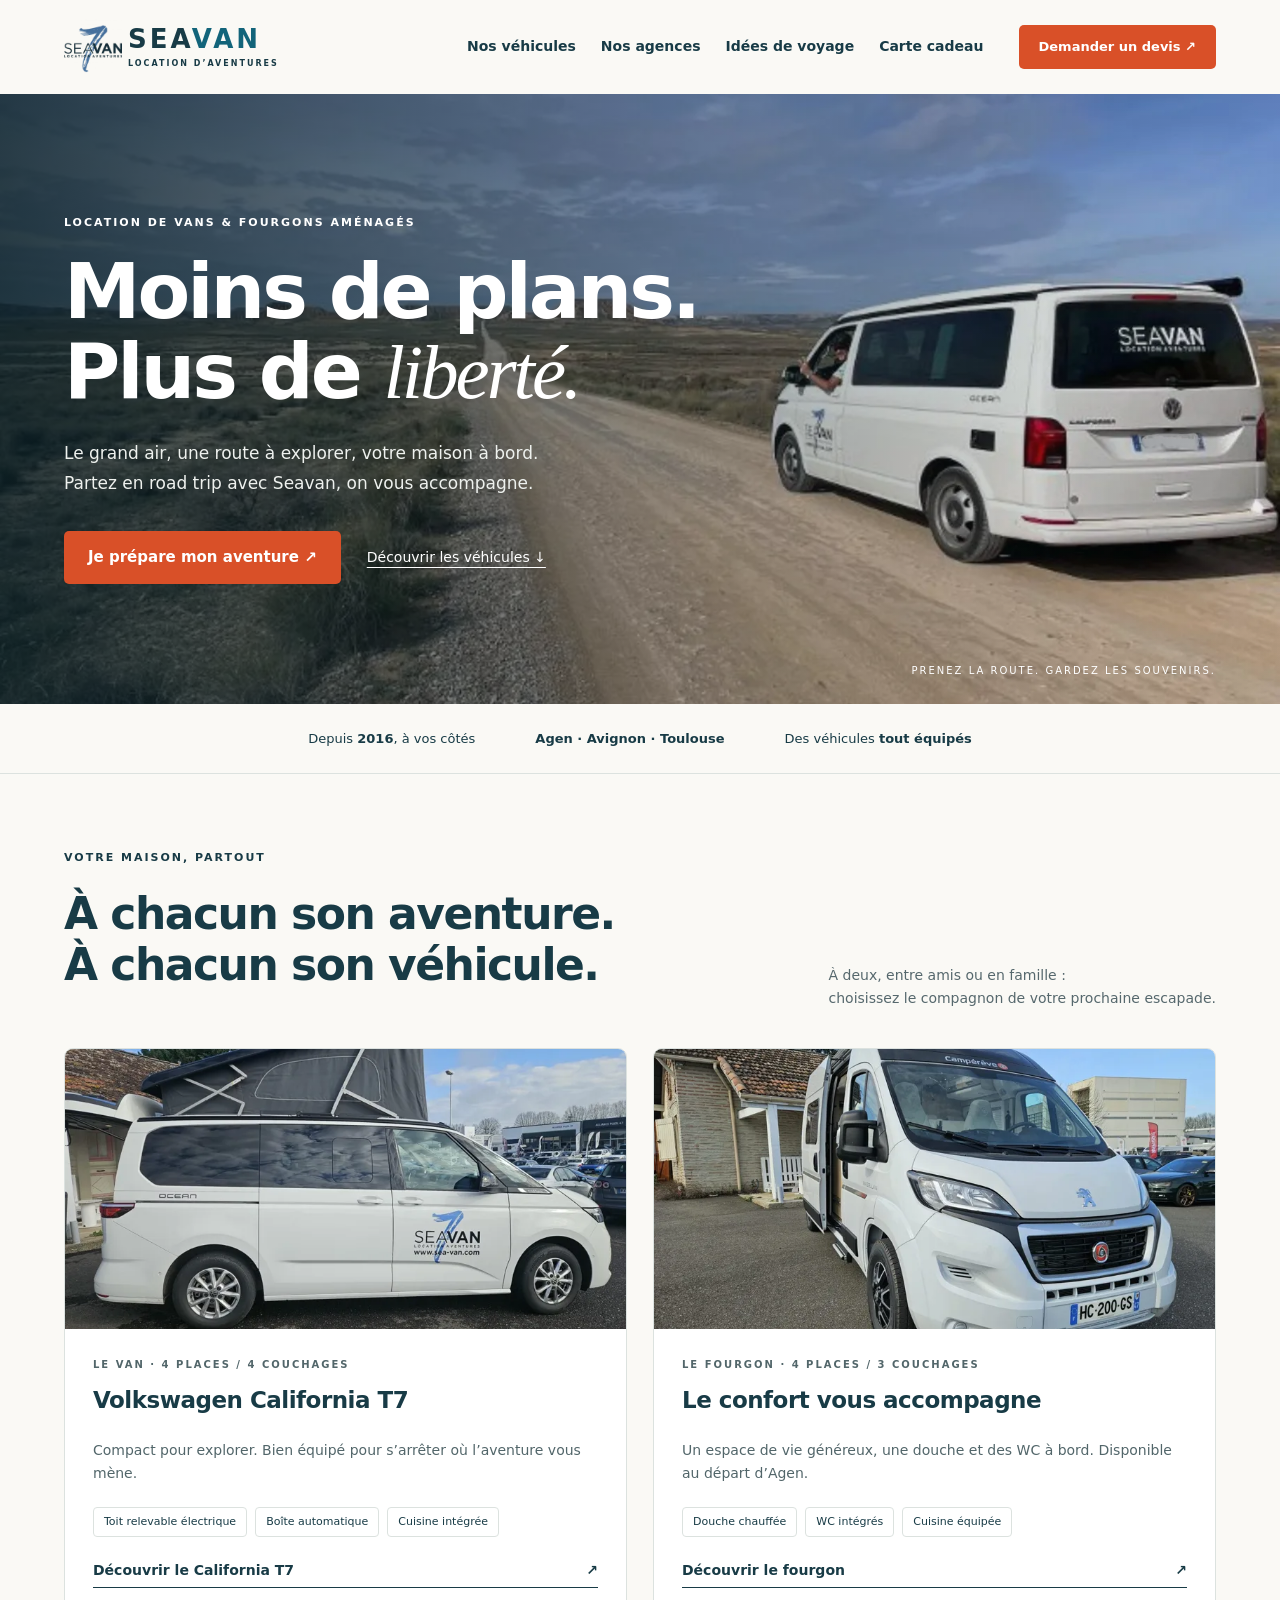
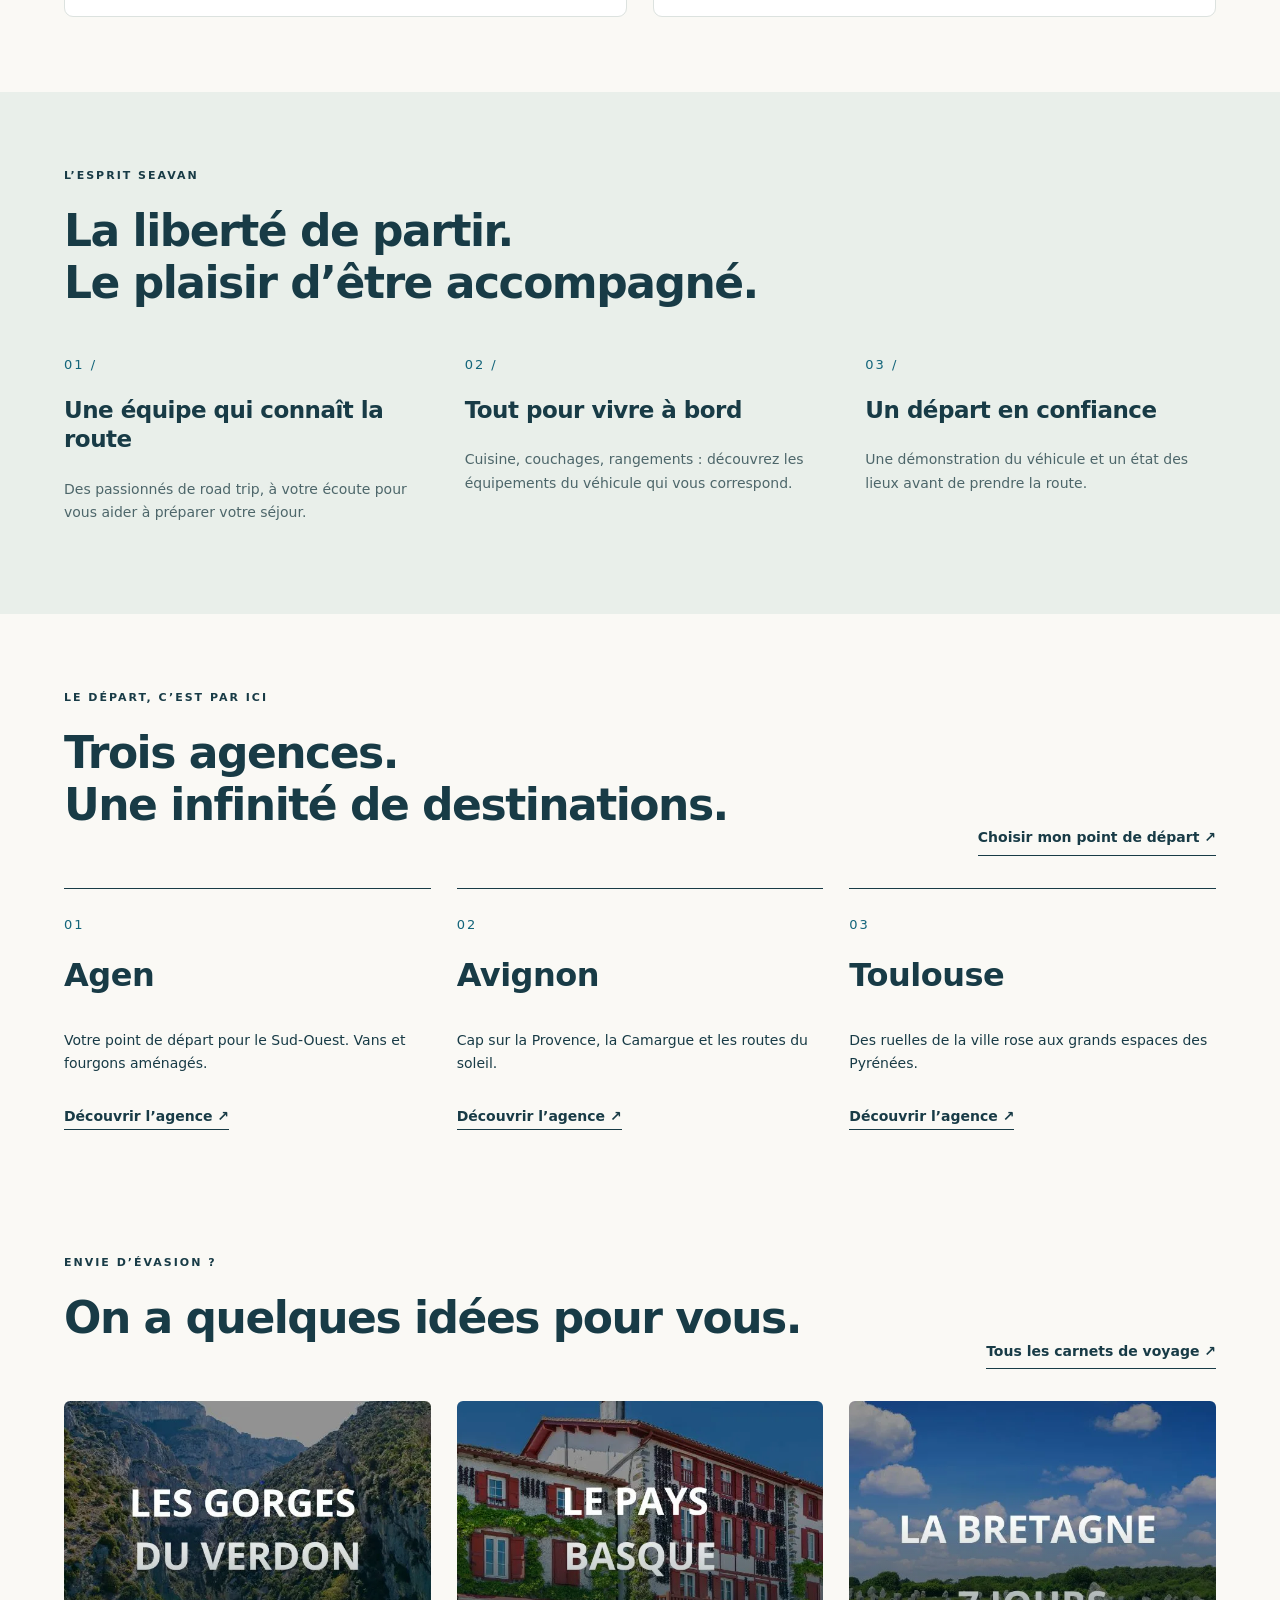
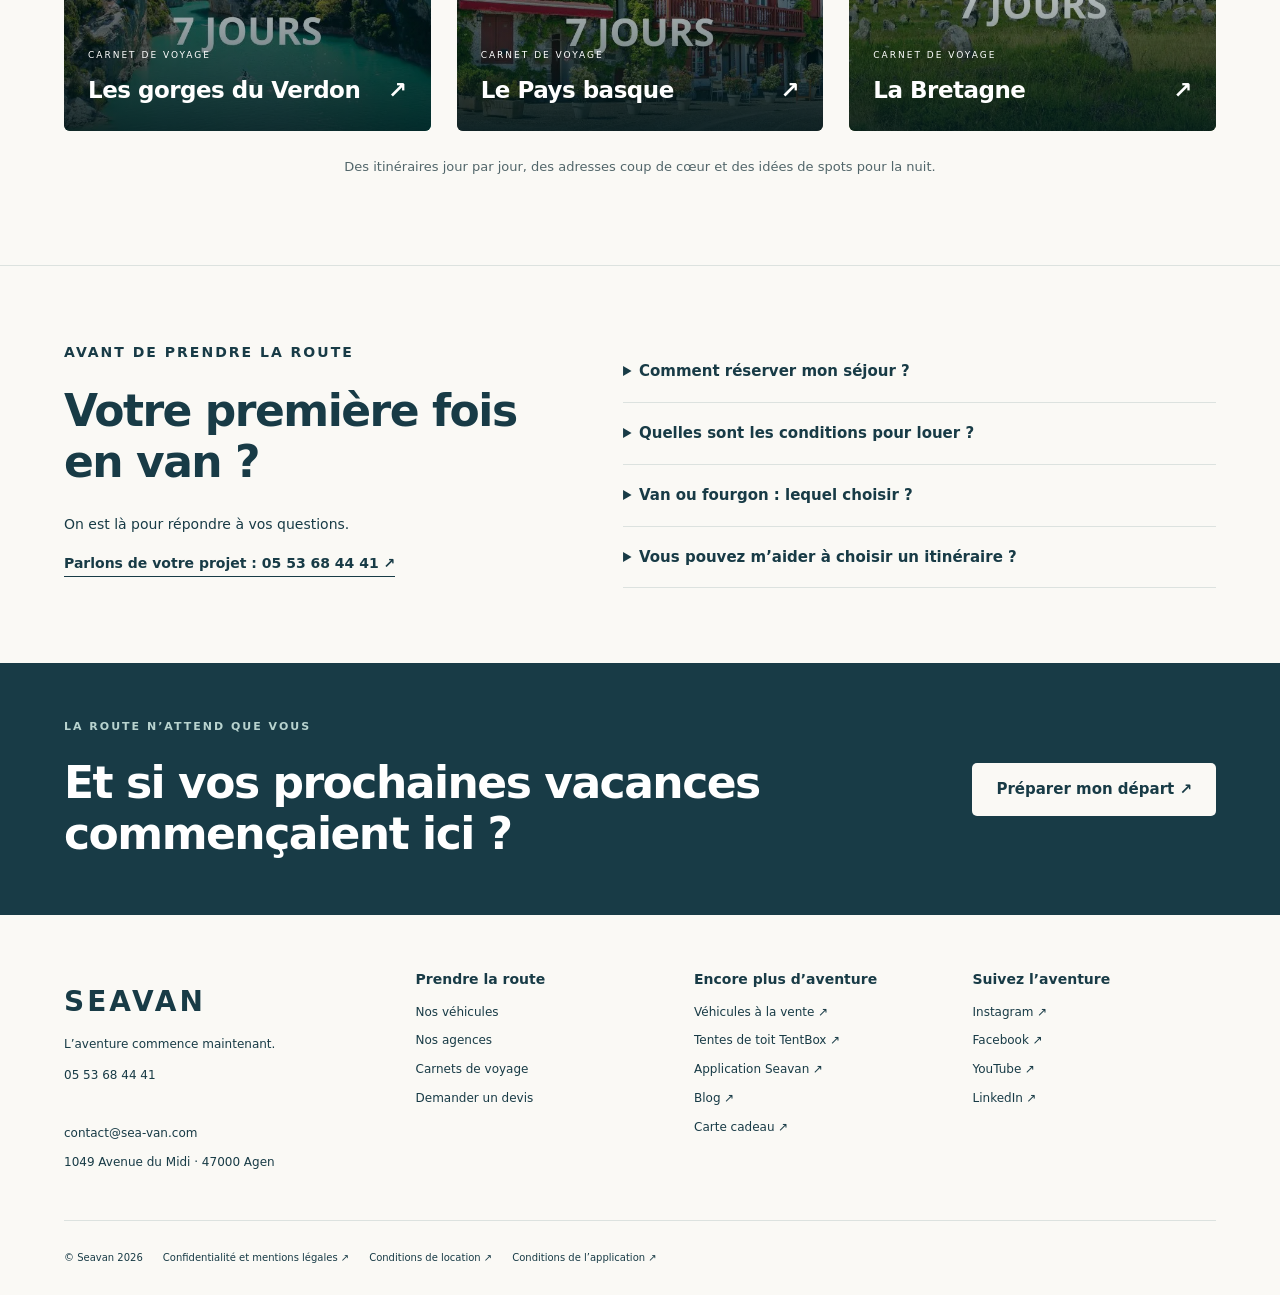
<file: index.html>
<!doctype html>
<html lang="fr"><head><meta charset="utf-8"><meta name="viewport" content="width=device-width, initial-scale=1"><title>Location de vans aménagés · L’aventure commence ici | Seavan</title><meta name="description" content="Location de vans aménagés à Agen, Avignon et Toulouse. Découvrez les véhicules Seavan et préparez votre prochain road trip."><link rel="stylesheet" href="styles.css"></head><body><a class="skip" href="#main">Aller au contenu</a><header><a class="brand" href="index.html" aria-label="Seavan, accueil"><img src="assets/logo.webp" alt="Seavan" width="58" height="58"><span>SEA<span class="blue">VAN</span><small>LOCATION D’AVENTURES</small></span></a><nav aria-label="Navigation principale"><a href="vehicules.html">Nos véhicules</a><a href="agences.html">Nos agences</a><a href="voyages.html">Idées de voyage</a><a href="https://sea-van.com/carte-cadeau-van-amenage/">Carte cadeau</a></nav><a class="button small" href="reservation.html">Demander un devis ↗</a></header><main id="main"><section class="hero"><img class="hero-photo" src="assets/hero.webp" width="1600" height="900" fetchpriority="high" alt="Un van Seavan sur une route au milieu des grands espaces"><div class="hero-content"><p class="eyebrow">LOCATION DE VANS & FOURGONS AMÉNAGÉS</p><h1>Moins de plans.<br>Plus de <em>liberté.</em></h1><p>Le grand air, une route à explorer, votre maison à bord.<br>Partez en road trip avec Seavan, on vous accompagne.</p><div class="actions"><a class="button" href="reservation.html">Je prépare mon aventure ↗</a><a class="hero-link" href="#vehicules">Découvrir les véhicules ↓</a></div></div><div class="hero-caption">PRENEZ LA ROUTE. GARDEZ LES SOUVENIRS.</div></section><div class="trust"><span>Depuis <strong>2016</strong>, à vos côtés</span><span><strong>Agen · Avignon · Toulouse</strong></span><span>Des véhicules <strong>tout équipés</strong></span></div><section class="section" id="vehicules"><div class="section-head"><div><p class="eyebrow">VOTRE MAISON, PARTOUT</p><h2>À chacun son aventure.<br>À chacun son véhicule.</h2></div><p>À deux, entre amis ou en famille :<br>choisissez le compagnon de votre prochaine escapade.</p></div><div class="grid two"><article class="card"><img src="assets/california.webp" alt="Volkswagen California T7 Seavan avec son toit relevé" width="800" height="600" loading="lazy" decoding="async"><div class="cardbody"><p class="eyebrow">LE VAN · 4 PLACES / 4 COUCHAGES</p><h3>Volkswagen California T7</h3><p>Compact pour explorer. Bien équipé pour s’arrêter où l’aventure vous mène.</p><ul class="chips"><li>Toit relevable électrique</li><li>Boîte automatique</li><li>Cuisine intégrée</li></ul><a class="textlink" href="california.html">Découvrir le California T7 <span>↗</span></a></div></article><article class="card"><img src="assets/fourgon.webp" alt="Fourgon aménagé Seavan" width="800" height="600" loading="lazy" decoding="async"><div class="cardbody"><p class="eyebrow">LE FOURGON · 4 PLACES / 3 COUCHAGES</p><h3>Le confort vous accompagne</h3><p>Un espace de vie généreux, une douche et des WC à bord. Disponible au départ d’Agen.</p><ul class="chips"><li>Douche chauffée</li><li>WC intégrés</li><li>Cuisine équipée</li></ul><a class="textlink" href="fourgon.html">Découvrir le fourgon <span>↗</span></a></div></article></div></section><section class="why section"><p class="eyebrow">L’ESPRIT SEAVAN</p><h2>La liberté de partir.<br>Le plaisir d’être accompagné.</h2><div class="grid three"><article><span class="number">01 /</span><h3>Une équipe qui connaît la route</h3><p>Des passionnés de road trip, à votre écoute pour vous aider à préparer votre séjour.</p></article><article><span class="number">02 /</span><h3>Tout pour vivre à bord</h3><p>Cuisine, couchages, rangements : découvrez les équipements du véhicule qui vous correspond.</p></article><article><span class="number">03 /</span><h3>Un départ en confiance</h3><p>Une démonstration du véhicule et un état des lieux avant de prendre la route.</p></article></div></section><section class="section"><div class="section-head"><div><p class="eyebrow">LE DÉPART, C’EST PAR ICI</p><h2>Trois agences.<br>Une infinité de destinations.</h2></div><a class="textlink" href="agences.html">Choisir mon point de départ ↗</a></div><div class="grid three"><article class="agency"><span class="number">01</span><h3>Agen</h3><p>Votre point de départ pour le Sud-Ouest. Vans et fourgons aménagés.</p><a class="textlink" href="https://sea-van.com/location-de-van-amenage-agen/">Découvrir l’agence ↗</a></article><article class="agency"><span class="number">02</span><h3>Avignon</h3><p>Cap sur la Provence, la Camargue et les routes du soleil.</p><a class="textlink" href="https://sea-van.com/location-de-van-amenage-avignon/">Découvrir l’agence ↗</a></article><article class="agency"><span class="number">03</span><h3>Toulouse</h3><p>Des ruelles de la ville rose aux grands espaces des Pyrénées.</p><a class="textlink" href="https://sea-van.com/location-de-van-amenage-toulouse/">Découvrir l’agence ↗</a></article></div></section><section class="section travel"><div class="section-head"><div><p class="eyebrow">ENVIE D’ÉVASION ?</p><h2>On a quelques idées pour vous.</h2></div><a class="textlink" href="voyages.html">Tous les carnets de voyage ↗</a></div><div class="grid three"><a class="trip" href="https://sea-van.com/les-gorges-du-verdon/"><img src="assets/verdon.webp" alt="Les gorges du Verdon" width="800" height="600" loading="lazy" decoding="async"><div><small>CARNET DE VOYAGE</small><h3>Les gorges du Verdon <span>↗</span></h3></div></a><a class="trip" href="https://sea-van.com/le-pays-basque-en-van-amenage/"><img src="assets/basque.webp" alt="Le Pays basque" width="800" height="600" loading="lazy" decoding="async"><div><small>CARNET DE VOYAGE</small><h3>Le Pays basque <span>↗</span></h3></div></a><a class="trip" href="https://sea-van.com/la-bretagne/"><img src="assets/bretagne.webp" alt="La Bretagne" width="800" height="600" loading="lazy" decoding="async"><div><small>CARNET DE VOYAGE</small><h3>La Bretagne <span>↗</span></h3></div></a></div><p class="travel-note">Des itinéraires jour par jour, des adresses coup de cœur et des idées de spots pour la nuit.</p></section><section class="section faq"><div><p class="eyebrow">AVANT DE PRENDRE LA ROUTE</p><h2>Votre première fois en van ?</h2><p>On est là pour répondre à vos questions.</p><a class="textlink" href="tel:+33553684441">Parlons de votre projet : 05 53 68 44 41 ↗</a></div><div><details><summary>Comment réserver mon séjour ?</summary><p>Demandez un devis, puis confirmez votre réservation avec un acompte de 30 %. Le solde et la caution sont à préparer avant votre départ.</p></details><details><summary>Quelles sont les conditions pour louer ?</summary><p>Les pages véhicules indiquent un âge minimum de 23 ans et deux ans de permis. Une caution par empreinte bancaire est demandée. Consultez les conditions de location pour les détails.</p></details><details><summary>Van ou fourgon : lequel choisir ?</summary><p>Le California T7 propose quatre couchages et un toit relevable. Le fourgon propose trois couchages, une douche chauffée et des WC, au départ d’Agen.</p></details><details><summary>Vous pouvez m’aider à choisir un itinéraire ?</summary><p>Oui ! Découvrez les carnets de voyage Seavan et leurs itinéraires, disponibles en PDF et sur l’application.</p></details></div></section></main><section class="closing"><div><p class="eyebrow">LA ROUTE N’ATTEND QUE VOUS</p><h2>Et si vos prochaines vacances<br>commençaient ici ?</h2></div><a class="button light" href="reservation.html">Préparer mon départ ↗</a></section><footer><div><a class="wordmark" href="index.html">SEAVAN</a><p>L’aventure commence maintenant.</p><a href="tel:+33553684441">05 53 68 44 41</a><br><a href="mailto:contact@sea-van.com">contact@sea-van.com</a><p>1049 Avenue du Midi · 47000 Agen</p></div><div><h3>Prendre la route</h3><a href="vehicules.html">Nos véhicules</a><a href="agences.html">Nos agences</a><a href="voyages.html">Carnets de voyage</a><a href="reservation.html">Demander un devis</a></div><div><h3>Encore plus d’aventure</h3><a href="https://sea-van.com/nos-vehicules-a-la-vente/">Véhicules à la vente ↗</a><a href="https://sea-van.com/tentbox-tentes-de-toit/">Tentes de toit TentBox ↗</a><a href="https://sea-van.com/application-seavan-location/">Application Seavan ↗</a><a href="https://sea-van.com/blog-seavan/">Blog ↗</a><a href="https://sea-van.com/carte-cadeau-van-amenage/">Carte cadeau ↗</a></div><div><h3>Suivez l’aventure</h3><a href="https://www.instagram.com/seavan_location/">Instagram ↗</a><a href="https://www.facebook.com/SeaVan.Location/">Facebook ↗</a><a href="https://www.youtube.com/@seavan9648">YouTube ↗</a><a href="https://www.linkedin.com/company/83088787">LinkedIn ↗</a></div><div class="legal">© Seavan 2026 <a href="https://sea-van.com/politique-de-confidentialite-et-mentions-legales/">Confidentialité et mentions légales ↗</a><a href="https://sea-van.com/wp-content/uploads/2025/03/CGL-MYVAN.pdf">Conditions de location ↗</a><a href="https://sea-van.com/cgu/">Conditions de l’application ↗</a></div></footer></body></html>
</file>
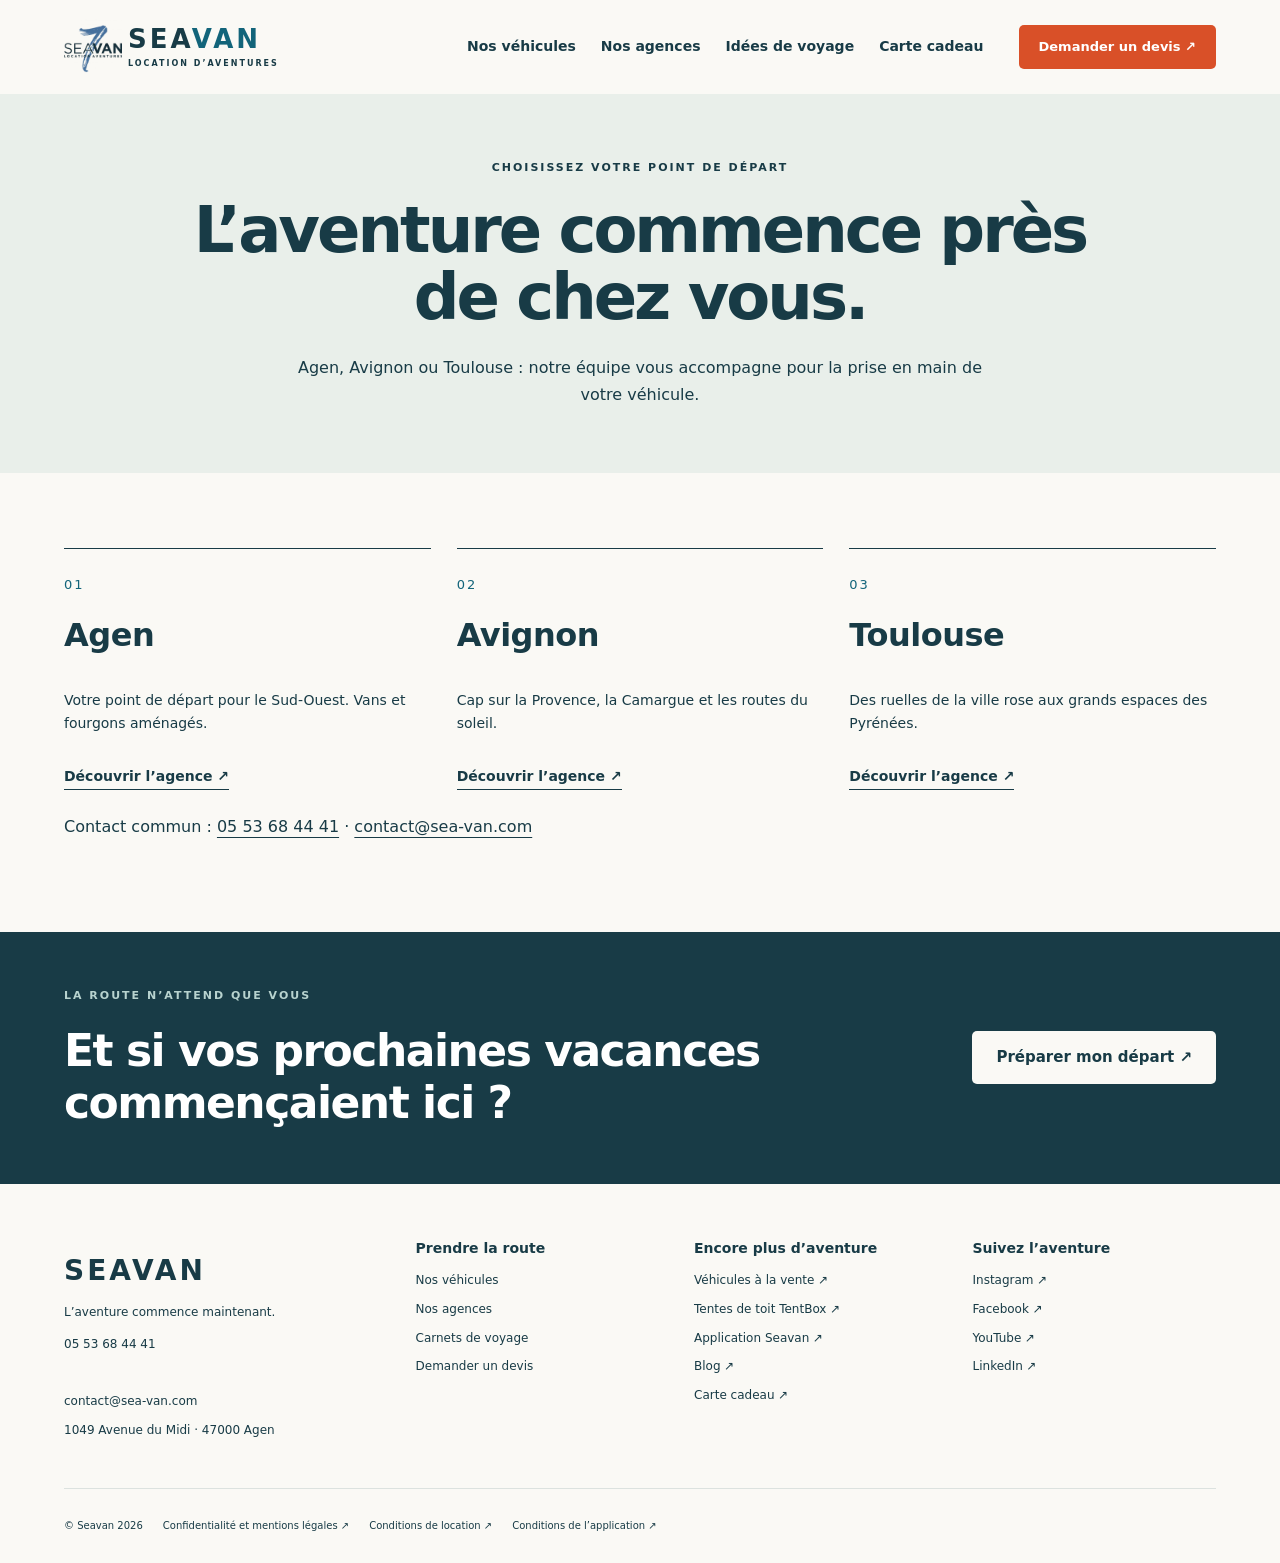
<file: agences.html>
<!doctype html>
<html lang="fr"><head><meta charset="utf-8"><meta name="viewport" content="width=device-width, initial-scale=1"><title>Nos agences | Seavan</title><meta name="description" content="Location de vans aménagés à Agen, Avignon et Toulouse. Découvrez les véhicules Seavan et préparez votre prochain road trip."><link rel="stylesheet" href="styles.css"></head><body><a class="skip" href="#main">Aller au contenu</a><header><a class="brand" href="index.html" aria-label="Seavan, accueil"><img src="assets/logo.webp" alt="Seavan" width="58" height="58"><span>SEA<span class="blue">VAN</span><small>LOCATION D’AVENTURES</small></span></a><nav aria-label="Navigation principale"><a href="vehicules.html">Nos véhicules</a><a href="agences.html">Nos agences</a><a href="voyages.html">Idées de voyage</a><a href="https://sea-van.com/carte-cadeau-van-amenage/">Carte cadeau</a></nav><a class="button small" href="reservation.html">Demander un devis ↗</a></header><main id="main"><section class="page-intro"><p class="eyebrow">CHOISISSEZ VOTRE POINT DE DÉPART</p><h1>L’aventure commence près de chez vous.</h1><p>Agen, Avignon ou Toulouse : notre équipe vous accompagne pour la prise en main de votre véhicule.</p></section><section class="section"><div class="grid three"><article class="agency"><span class="number">01</span><h3>Agen</h3><p>Votre point de départ pour le Sud-Ouest. Vans et fourgons aménagés.</p><a class="textlink" href="https://sea-van.com/location-de-van-amenage-agen/">Découvrir l’agence ↗</a></article><article class="agency"><span class="number">02</span><h3>Avignon</h3><p>Cap sur la Provence, la Camargue et les routes du soleil.</p><a class="textlink" href="https://sea-van.com/location-de-van-amenage-avignon/">Découvrir l’agence ↗</a></article><article class="agency"><span class="number">03</span><h3>Toulouse</h3><p>Des ruelles de la ville rose aux grands espaces des Pyrénées.</p><a class="textlink" href="https://sea-van.com/location-de-van-amenage-toulouse/">Découvrir l’agence ↗</a></article></div><p>Contact commun : <a href="tel:+33553684441">05 53 68 44 41</a> · <a href="mailto:contact@sea-van.com">contact@sea-van.com</a></p></section></main><section class="closing"><div><p class="eyebrow">LA ROUTE N’ATTEND QUE VOUS</p><h2>Et si vos prochaines vacances<br>commençaient ici ?</h2></div><a class="button light" href="reservation.html">Préparer mon départ ↗</a></section><footer><div><a class="wordmark" href="index.html">SEAVAN</a><p>L’aventure commence maintenant.</p><a href="tel:+33553684441">05 53 68 44 41</a><br><a href="mailto:contact@sea-van.com">contact@sea-van.com</a><p>1049 Avenue du Midi · 47000 Agen</p></div><div><h3>Prendre la route</h3><a href="vehicules.html">Nos véhicules</a><a href="agences.html">Nos agences</a><a href="voyages.html">Carnets de voyage</a><a href="reservation.html">Demander un devis</a></div><div><h3>Encore plus d’aventure</h3><a href="https://sea-van.com/nos-vehicules-a-la-vente/">Véhicules à la vente ↗</a><a href="https://sea-van.com/tentbox-tentes-de-toit/">Tentes de toit TentBox ↗</a><a href="https://sea-van.com/application-seavan-location/">Application Seavan ↗</a><a href="https://sea-van.com/blog-seavan/">Blog ↗</a><a href="https://sea-van.com/carte-cadeau-van-amenage/">Carte cadeau ↗</a></div><div><h3>Suivez l’aventure</h3><a href="https://www.instagram.com/seavan_location/">Instagram ↗</a><a href="https://www.facebook.com/SeaVan.Location/">Facebook ↗</a><a href="https://www.youtube.com/@seavan9648">YouTube ↗</a><a href="https://www.linkedin.com/company/83088787">LinkedIn ↗</a></div><div class="legal">© Seavan 2026 <a href="https://sea-van.com/politique-de-confidentialite-et-mentions-legales/">Confidentialité et mentions légales ↗</a><a href="https://sea-van.com/wp-content/uploads/2025/03/CGL-MYVAN.pdf">Conditions de location ↗</a><a href="https://sea-van.com/cgu/">Conditions de l’application ↗</a></div></footer></body></html>
</file>
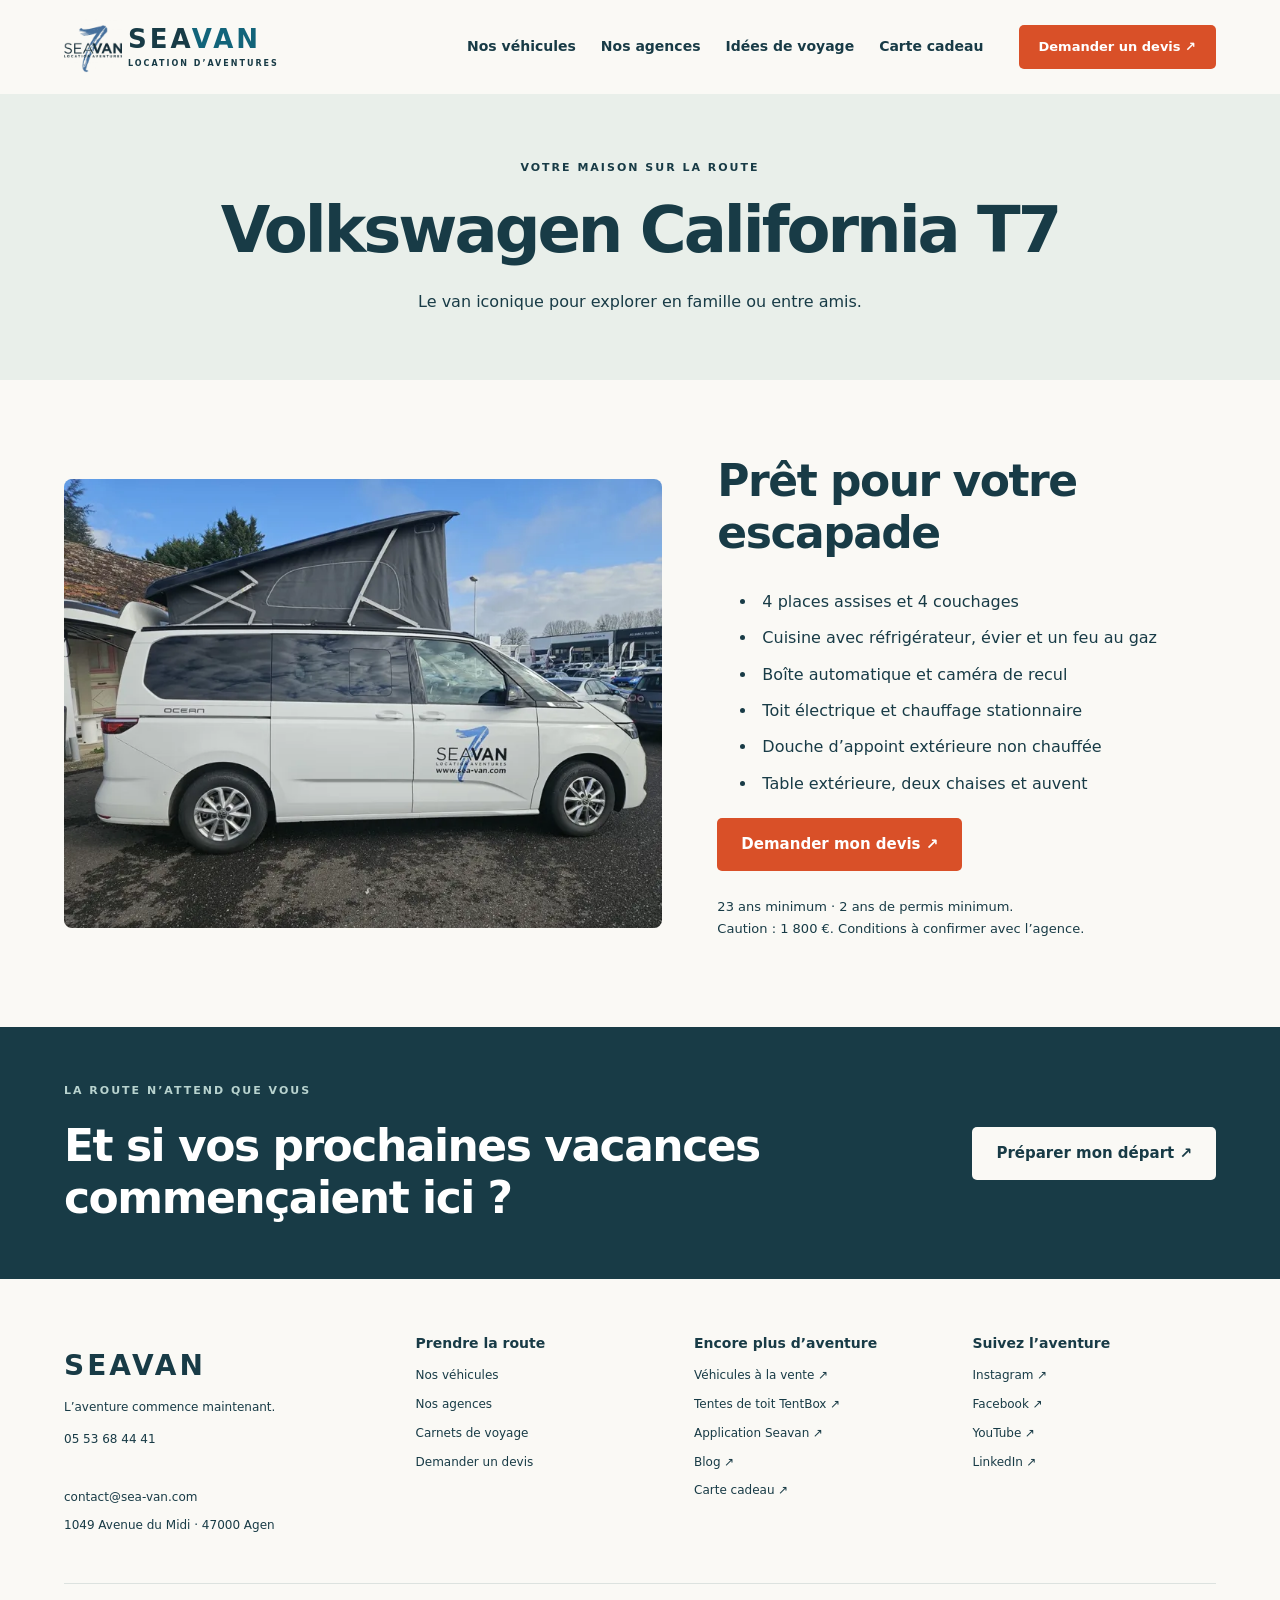
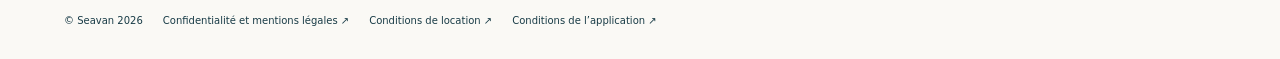
<file: california.html>
<!doctype html>
<html lang="fr"><head><meta charset="utf-8"><meta name="viewport" content="width=device-width, initial-scale=1"><title>Volkswagen California T7 | Seavan</title><meta name="description" content="Location de vans aménagés à Agen, Avignon et Toulouse. Découvrez les véhicules Seavan et préparez votre prochain road trip."><link rel="stylesheet" href="styles.css"></head><body><a class="skip" href="#main">Aller au contenu</a><header><a class="brand" href="index.html" aria-label="Seavan, accueil"><img src="assets/logo.webp" alt="Seavan" width="58" height="58"><span>SEA<span class="blue">VAN</span><small>LOCATION D’AVENTURES</small></span></a><nav aria-label="Navigation principale"><a href="vehicules.html">Nos véhicules</a><a href="agences.html">Nos agences</a><a href="voyages.html">Idées de voyage</a><a href="https://sea-van.com/carte-cadeau-van-amenage/">Carte cadeau</a></nav><a class="button small" href="reservation.html">Demander un devis ↗</a></header><main id="main"><section class="page-intro"><p class="eyebrow">VOTRE MAISON SUR LA ROUTE</p><h1>Volkswagen California T7</h1><p>Le van iconique pour explorer en famille ou entre amis.</p></section><section class="section detail"><img src="assets/california.webp" alt="Volkswagen California T7" width="800" height="600" loading="lazy" decoding="async"><div><h2>Prêt pour votre escapade</h2><ul><li>4 places assises et 4 couchages</li><li>Cuisine avec réfrigérateur, évier et un feu au gaz</li><li>Boîte automatique et caméra de recul</li><li>Toit électrique et chauffage stationnaire</li><li>Douche d’appoint extérieure non chauffée</li><li>Table extérieure, deux chaises et auvent</li></ul><a class="button" href="reservation.html">Demander mon devis ↗</a><p>23 ans minimum · 2 ans de permis minimum.<br>Caution : 1 800 €. Conditions à confirmer avec l’agence.</p></div></section></main><section class="closing"><div><p class="eyebrow">LA ROUTE N’ATTEND QUE VOUS</p><h2>Et si vos prochaines vacances<br>commençaient ici ?</h2></div><a class="button light" href="reservation.html">Préparer mon départ ↗</a></section><footer><div><a class="wordmark" href="index.html">SEAVAN</a><p>L’aventure commence maintenant.</p><a href="tel:+33553684441">05 53 68 44 41</a><br><a href="mailto:contact@sea-van.com">contact@sea-van.com</a><p>1049 Avenue du Midi · 47000 Agen</p></div><div><h3>Prendre la route</h3><a href="vehicules.html">Nos véhicules</a><a href="agences.html">Nos agences</a><a href="voyages.html">Carnets de voyage</a><a href="reservation.html">Demander un devis</a></div><div><h3>Encore plus d’aventure</h3><a href="https://sea-van.com/nos-vehicules-a-la-vente/">Véhicules à la vente ↗</a><a href="https://sea-van.com/tentbox-tentes-de-toit/">Tentes de toit TentBox ↗</a><a href="https://sea-van.com/application-seavan-location/">Application Seavan ↗</a><a href="https://sea-van.com/blog-seavan/">Blog ↗</a><a href="https://sea-van.com/carte-cadeau-van-amenage/">Carte cadeau ↗</a></div><div><h3>Suivez l’aventure</h3><a href="https://www.instagram.com/seavan_location/">Instagram ↗</a><a href="https://www.facebook.com/SeaVan.Location/">Facebook ↗</a><a href="https://www.youtube.com/@seavan9648">YouTube ↗</a><a href="https://www.linkedin.com/company/83088787">LinkedIn ↗</a></div><div class="legal">© Seavan 2026 <a href="https://sea-van.com/politique-de-confidentialite-et-mentions-legales/">Confidentialité et mentions légales ↗</a><a href="https://sea-van.com/wp-content/uploads/2025/03/CGL-MYVAN.pdf">Conditions de location ↗</a><a href="https://sea-van.com/cgu/">Conditions de l’application ↗</a></div></footer></body></html>
</file>
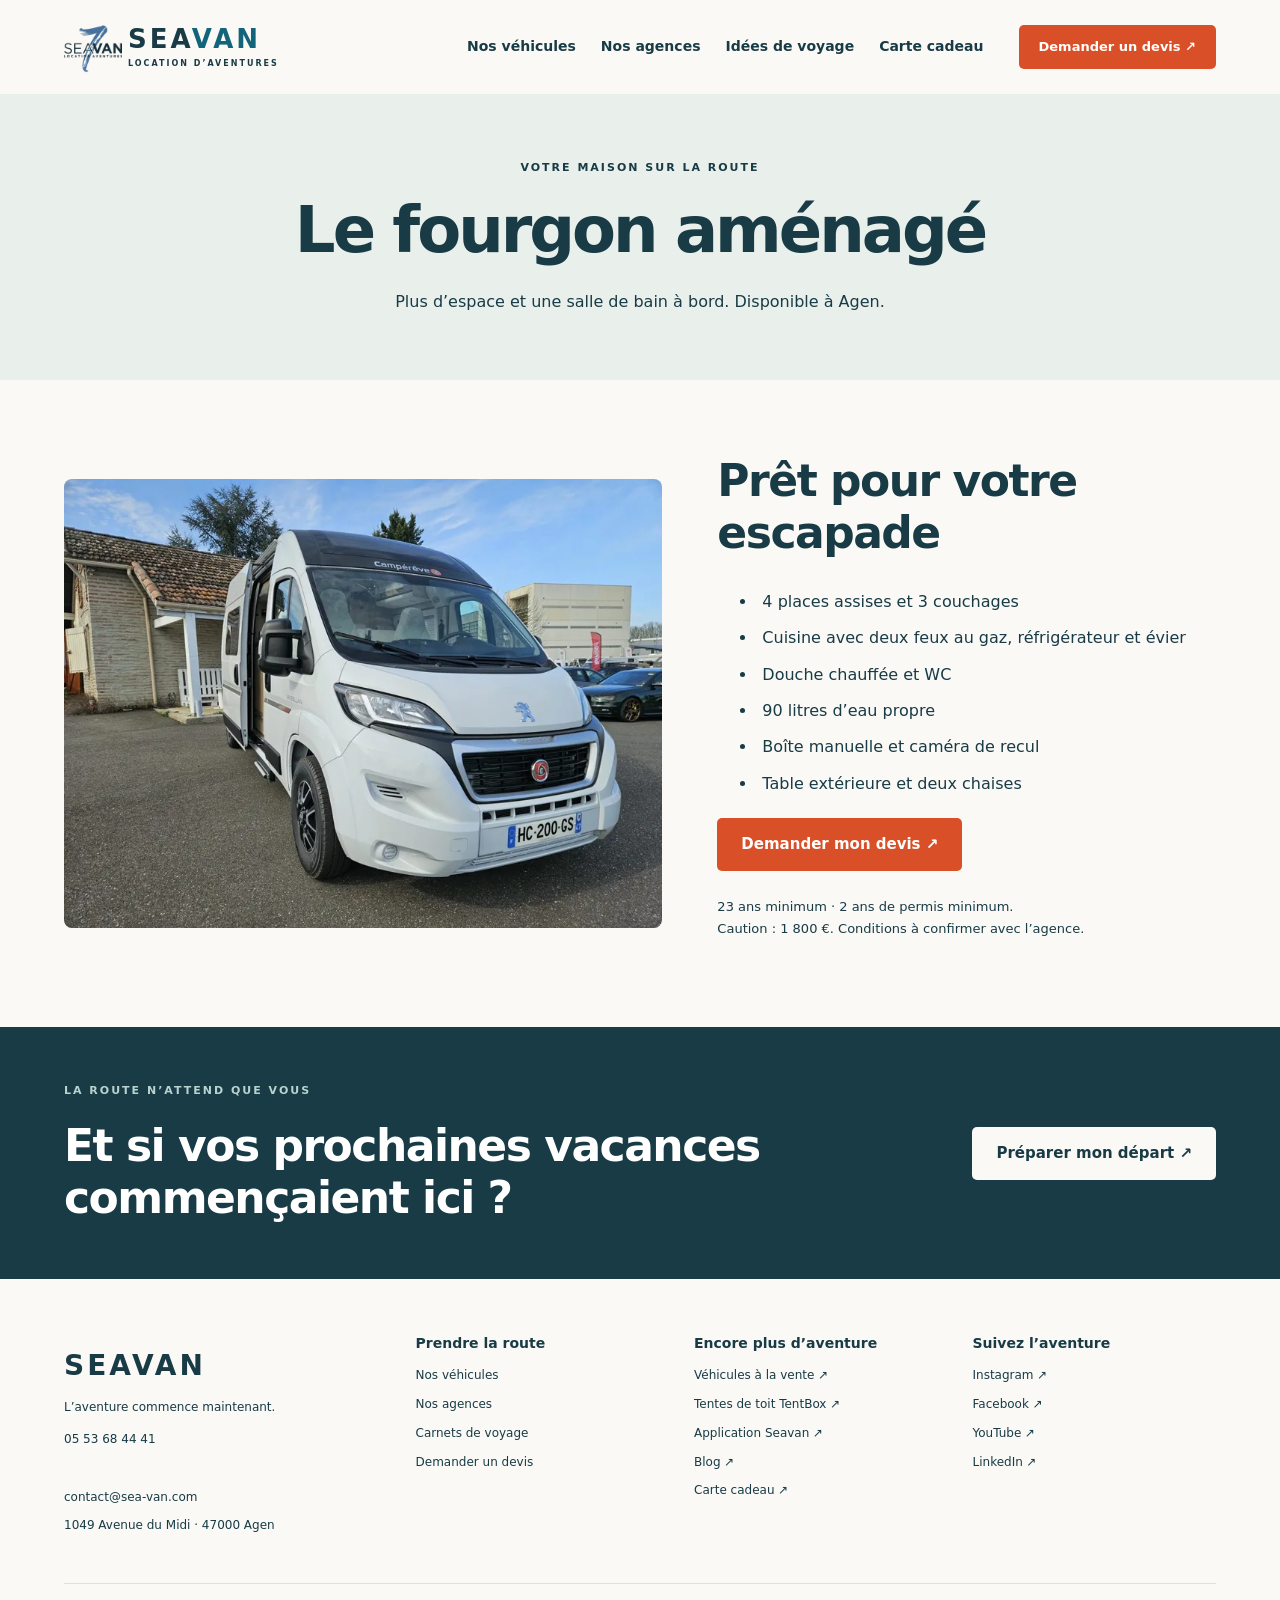
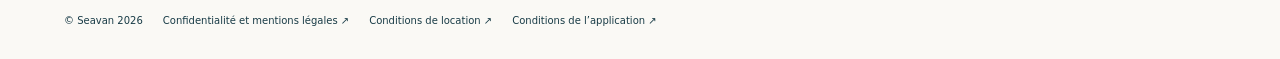
<file: fourgon.html>
<!doctype html>
<html lang="fr"><head><meta charset="utf-8"><meta name="viewport" content="width=device-width, initial-scale=1"><title>Le fourgon aménagé | Seavan</title><meta name="description" content="Location de vans aménagés à Agen, Avignon et Toulouse. Découvrez les véhicules Seavan et préparez votre prochain road trip."><link rel="stylesheet" href="styles.css"></head><body><a class="skip" href="#main">Aller au contenu</a><header><a class="brand" href="index.html" aria-label="Seavan, accueil"><img src="assets/logo.webp" alt="Seavan" width="58" height="58"><span>SEA<span class="blue">VAN</span><small>LOCATION D’AVENTURES</small></span></a><nav aria-label="Navigation principale"><a href="vehicules.html">Nos véhicules</a><a href="agences.html">Nos agences</a><a href="voyages.html">Idées de voyage</a><a href="https://sea-van.com/carte-cadeau-van-amenage/">Carte cadeau</a></nav><a class="button small" href="reservation.html">Demander un devis ↗</a></header><main id="main"><section class="page-intro"><p class="eyebrow">VOTRE MAISON SUR LA ROUTE</p><h1>Le fourgon aménagé</h1><p>Plus d’espace et une salle de bain à bord. Disponible à Agen.</p></section><section class="section detail"><img src="assets/fourgon.webp" alt="Le fourgon aménagé" width="800" height="600" loading="lazy" decoding="async"><div><h2>Prêt pour votre escapade</h2><ul><li>4 places assises et 3 couchages</li><li>Cuisine avec deux feux au gaz, réfrigérateur et évier</li><li>Douche chauffée et WC</li><li>90 litres d’eau propre</li><li>Boîte manuelle et caméra de recul</li><li>Table extérieure et deux chaises</li></ul><a class="button" href="reservation.html">Demander mon devis ↗</a><p>23 ans minimum · 2 ans de permis minimum.<br>Caution : 1 800 €. Conditions à confirmer avec l’agence.</p></div></section></main><section class="closing"><div><p class="eyebrow">LA ROUTE N’ATTEND QUE VOUS</p><h2>Et si vos prochaines vacances<br>commençaient ici ?</h2></div><a class="button light" href="reservation.html">Préparer mon départ ↗</a></section><footer><div><a class="wordmark" href="index.html">SEAVAN</a><p>L’aventure commence maintenant.</p><a href="tel:+33553684441">05 53 68 44 41</a><br><a href="mailto:contact@sea-van.com">contact@sea-van.com</a><p>1049 Avenue du Midi · 47000 Agen</p></div><div><h3>Prendre la route</h3><a href="vehicules.html">Nos véhicules</a><a href="agences.html">Nos agences</a><a href="voyages.html">Carnets de voyage</a><a href="reservation.html">Demander un devis</a></div><div><h3>Encore plus d’aventure</h3><a href="https://sea-van.com/nos-vehicules-a-la-vente/">Véhicules à la vente ↗</a><a href="https://sea-van.com/tentbox-tentes-de-toit/">Tentes de toit TentBox ↗</a><a href="https://sea-van.com/application-seavan-location/">Application Seavan ↗</a><a href="https://sea-van.com/blog-seavan/">Blog ↗</a><a href="https://sea-van.com/carte-cadeau-van-amenage/">Carte cadeau ↗</a></div><div><h3>Suivez l’aventure</h3><a href="https://www.instagram.com/seavan_location/">Instagram ↗</a><a href="https://www.facebook.com/SeaVan.Location/">Facebook ↗</a><a href="https://www.youtube.com/@seavan9648">YouTube ↗</a><a href="https://www.linkedin.com/company/83088787">LinkedIn ↗</a></div><div class="legal">© Seavan 2026 <a href="https://sea-van.com/politique-de-confidentialite-et-mentions-legales/">Confidentialité et mentions légales ↗</a><a href="https://sea-van.com/wp-content/uploads/2025/03/CGL-MYVAN.pdf">Conditions de location ↗</a><a href="https://sea-van.com/cgu/">Conditions de l’application ↗</a></div></footer></body></html>
</file>
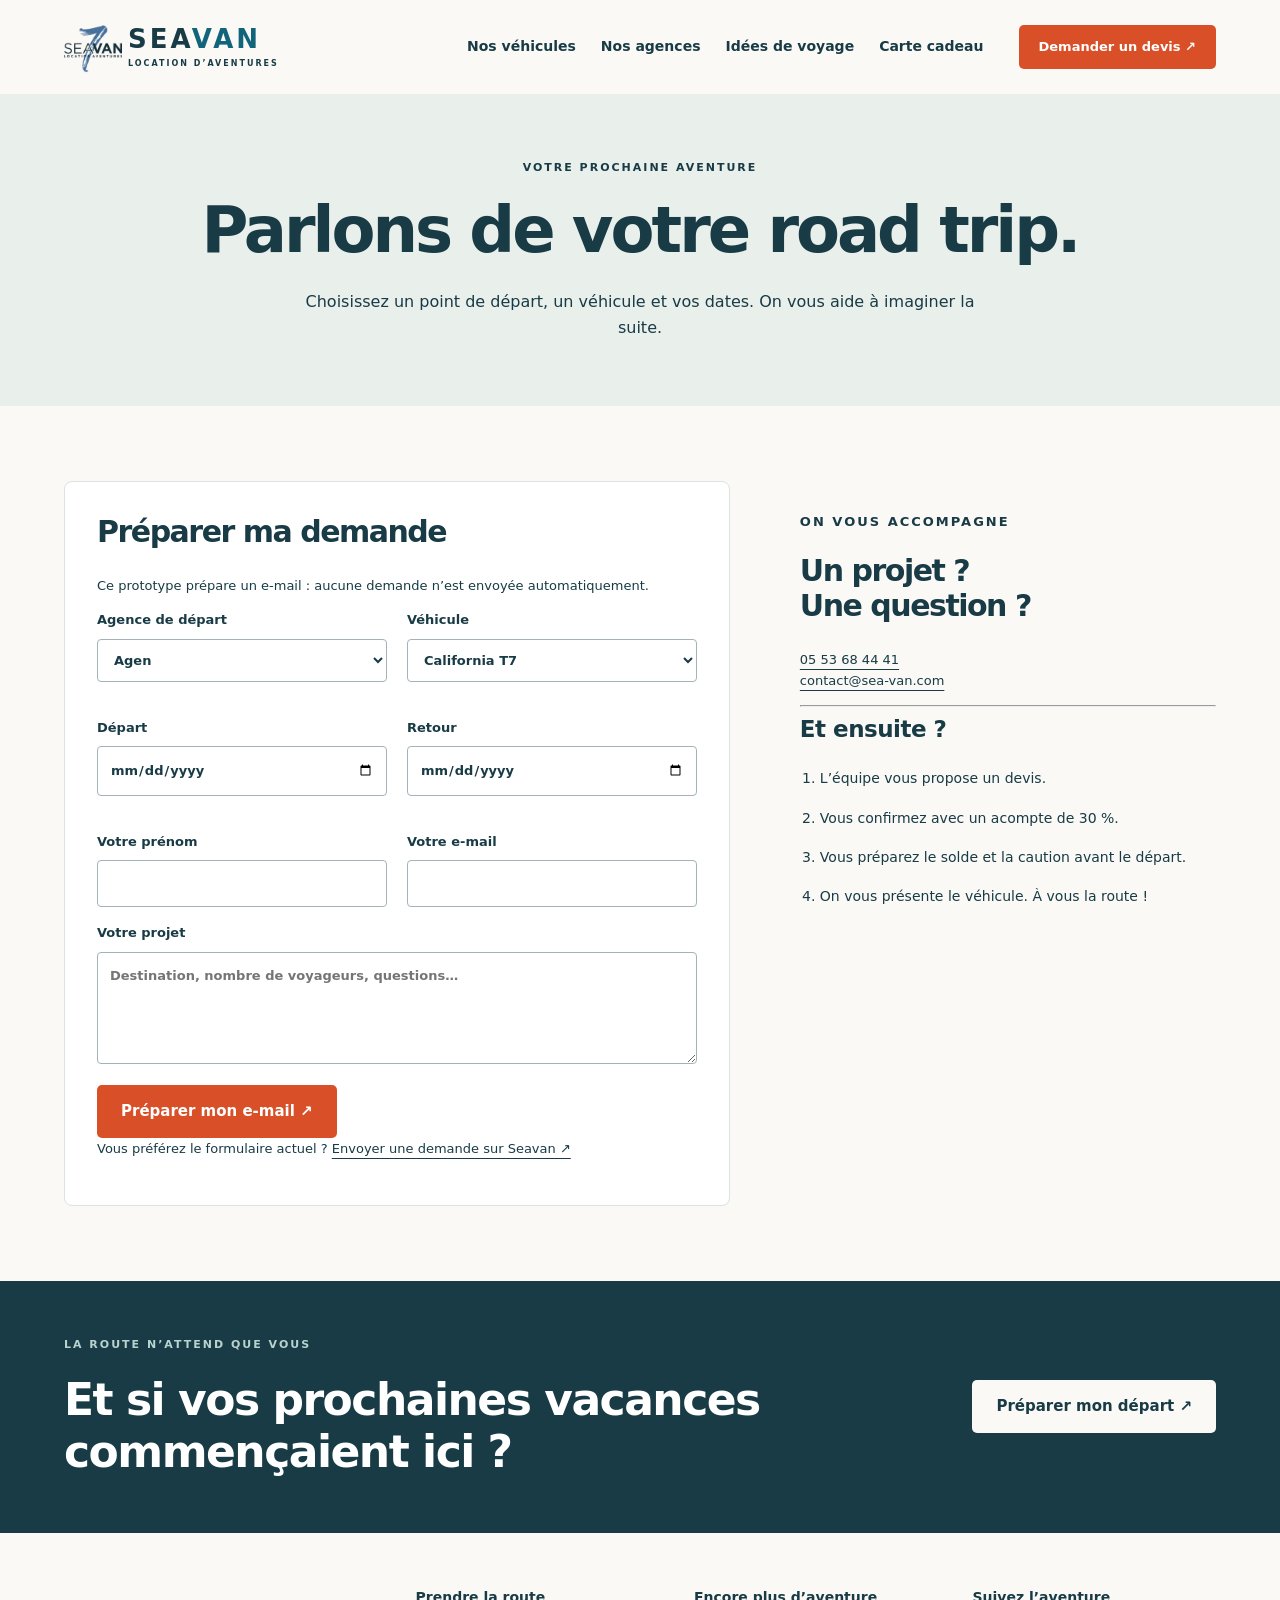
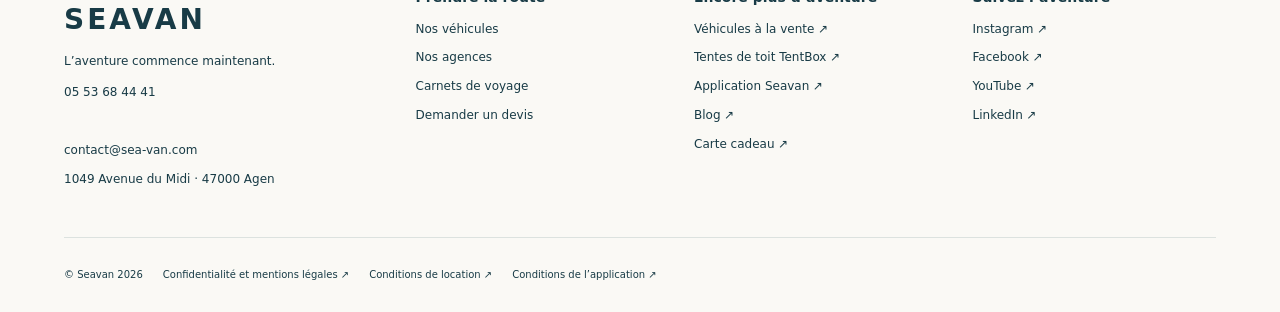
<file: reservation.html>
<!doctype html>
<html lang="fr"><head><meta charset="utf-8"><meta name="viewport" content="width=device-width, initial-scale=1"><title>Préparer mon départ | Seavan</title><meta name="description" content="Location de vans aménagés à Agen, Avignon et Toulouse. Découvrez les véhicules Seavan et préparez votre prochain road trip."><link rel="stylesheet" href="styles.css"><script src="form.js" defer></script></head><body><a class="skip" href="#main">Aller au contenu</a><header><a class="brand" href="index.html" aria-label="Seavan, accueil"><img src="assets/logo.webp" alt="Seavan" width="58" height="58"><span>SEA<span class="blue">VAN</span><small>LOCATION D’AVENTURES</small></span></a><nav aria-label="Navigation principale"><a href="vehicules.html">Nos véhicules</a><a href="agences.html">Nos agences</a><a href="voyages.html">Idées de voyage</a><a href="https://sea-van.com/carte-cadeau-van-amenage/">Carte cadeau</a></nav><a class="button small" href="reservation.html">Demander un devis ↗</a></header><main id="main"><section class="page-intro"><p class="eyebrow">VOTRE PROCHAINE AVENTURE</p><h1>Parlons de votre road trip.</h1><p>Choisissez un point de départ, un véhicule et vos dates. On vous aide à imaginer la suite.</p></section><section class="section booking"><form id="booking"><h2>Préparer ma demande</h2><p>Ce prototype prépare un e-mail : aucune demande n’est envoyée automatiquement.</p><div class="form-grid"><label>Agence de départ<select name="agence" required><option>Agen</option><option>Avignon</option><option>Toulouse</option></select></label><label>Véhicule<select name="vehicule" required><option>California T7</option><option>Fourgon aménagé (Agen uniquement)</option></select></label><label>Départ<input type="date" name="depart" required></label><label>Retour<input type="date" name="retour" required></label><label>Votre prénom<input name="prenom" autocomplete="given-name" required maxlength="80"></label><label>Votre e-mail<input type="email" name="email" autocomplete="email" required></label></div><label>Votre projet<textarea name="message" rows="4" placeholder="Destination, nombre de voyageurs, questions…" maxlength="2000"></textarea></label><p id="status" role="status" aria-live="polite"></p><button class="button" type="submit">Préparer mon e-mail ↗</button><p>Vous préférez le formulaire actuel ? <a href="https://sea-van.com/reservation-van-amenage/">Envoyer une demande sur Seavan ↗</a></p></form><aside><p class="eyebrow">ON VOUS ACCOMPAGNE</p><h2>Un projet ?<br>Une question ?</h2><p><a href="tel:+33553684441">05 53 68 44 41</a><br><a href="mailto:contact@sea-van.com">contact@sea-van.com</a></p><hr><h3>Et ensuite ?</h3><ol><li>L’équipe vous propose un devis.</li><li>Vous confirmez avec un acompte de 30 %.</li><li>Vous préparez le solde et la caution avant le départ.</li><li>On vous présente le véhicule. À vous la route !</li></ol></aside></section></main><section class="closing"><div><p class="eyebrow">LA ROUTE N’ATTEND QUE VOUS</p><h2>Et si vos prochaines vacances<br>commençaient ici ?</h2></div><a class="button light" href="reservation.html">Préparer mon départ ↗</a></section><footer><div><a class="wordmark" href="index.html">SEAVAN</a><p>L’aventure commence maintenant.</p><a href="tel:+33553684441">05 53 68 44 41</a><br><a href="mailto:contact@sea-van.com">contact@sea-van.com</a><p>1049 Avenue du Midi · 47000 Agen</p></div><div><h3>Prendre la route</h3><a href="vehicules.html">Nos véhicules</a><a href="agences.html">Nos agences</a><a href="voyages.html">Carnets de voyage</a><a href="reservation.html">Demander un devis</a></div><div><h3>Encore plus d’aventure</h3><a href="https://sea-van.com/nos-vehicules-a-la-vente/">Véhicules à la vente ↗</a><a href="https://sea-van.com/tentbox-tentes-de-toit/">Tentes de toit TentBox ↗</a><a href="https://sea-van.com/application-seavan-location/">Application Seavan ↗</a><a href="https://sea-van.com/blog-seavan/">Blog ↗</a><a href="https://sea-van.com/carte-cadeau-van-amenage/">Carte cadeau ↗</a></div><div><h3>Suivez l’aventure</h3><a href="https://www.instagram.com/seavan_location/">Instagram ↗</a><a href="https://www.facebook.com/SeaVan.Location/">Facebook ↗</a><a href="https://www.youtube.com/@seavan9648">YouTube ↗</a><a href="https://www.linkedin.com/company/83088787">LinkedIn ↗</a></div><div class="legal">© Seavan 2026 <a href="https://sea-van.com/politique-de-confidentialite-et-mentions-legales/">Confidentialité et mentions légales ↗</a><a href="https://sea-van.com/wp-content/uploads/2025/03/CGL-MYVAN.pdf">Conditions de location ↗</a><a href="https://sea-van.com/cgu/">Conditions de l’application ↗</a></div></footer></body></html>
</file>
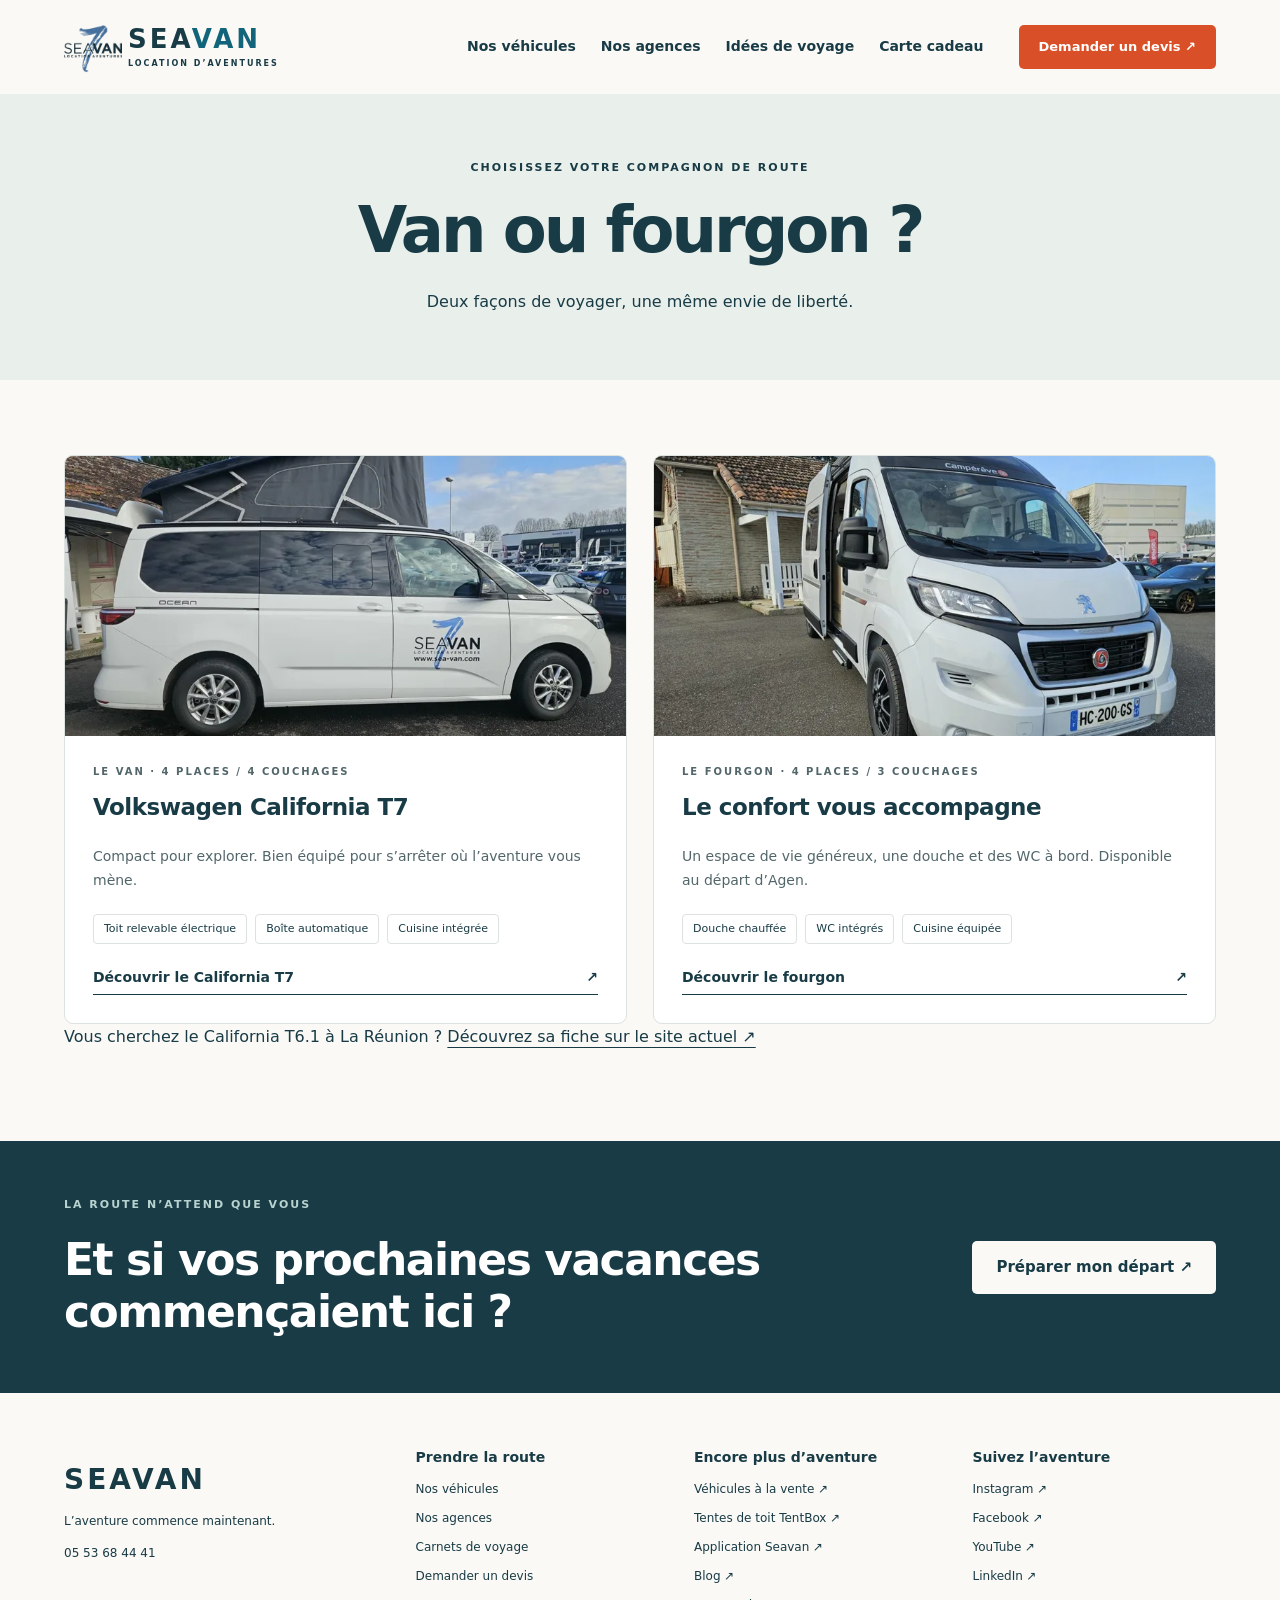
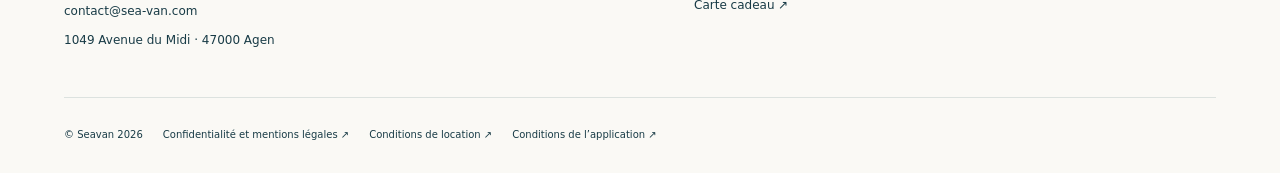
<file: vehicules.html>
<!doctype html>
<html lang="fr"><head><meta charset="utf-8"><meta name="viewport" content="width=device-width, initial-scale=1"><title>Nos véhicules | Seavan</title><meta name="description" content="Location de vans aménagés à Agen, Avignon et Toulouse. Découvrez les véhicules Seavan et préparez votre prochain road trip."><link rel="stylesheet" href="styles.css"></head><body><a class="skip" href="#main">Aller au contenu</a><header><a class="brand" href="index.html" aria-label="Seavan, accueil"><img src="assets/logo.webp" alt="Seavan" width="58" height="58"><span>SEA<span class="blue">VAN</span><small>LOCATION D’AVENTURES</small></span></a><nav aria-label="Navigation principale"><a href="vehicules.html">Nos véhicules</a><a href="agences.html">Nos agences</a><a href="voyages.html">Idées de voyage</a><a href="https://sea-van.com/carte-cadeau-van-amenage/">Carte cadeau</a></nav><a class="button small" href="reservation.html">Demander un devis ↗</a></header><main id="main"><section class="page-intro"><p class="eyebrow">CHOISISSEZ VOTRE COMPAGNON DE ROUTE</p><h1>Van ou fourgon ?</h1><p>Deux façons de voyager, une même envie de liberté.</p></section><section class="section"><div class="grid two"><article class="card"><img src="assets/california.webp" alt="Volkswagen California T7 Seavan avec son toit relevé" width="800" height="600" loading="lazy" decoding="async"><div class="cardbody"><p class="eyebrow">LE VAN · 4 PLACES / 4 COUCHAGES</p><h3>Volkswagen California T7</h3><p>Compact pour explorer. Bien équipé pour s’arrêter où l’aventure vous mène.</p><ul class="chips"><li>Toit relevable électrique</li><li>Boîte automatique</li><li>Cuisine intégrée</li></ul><a class="textlink" href="california.html">Découvrir le California T7 <span>↗</span></a></div></article><article class="card"><img src="assets/fourgon.webp" alt="Fourgon aménagé Seavan" width="800" height="600" loading="lazy" decoding="async"><div class="cardbody"><p class="eyebrow">LE FOURGON · 4 PLACES / 3 COUCHAGES</p><h3>Le confort vous accompagne</h3><p>Un espace de vie généreux, une douche et des WC à bord. Disponible au départ d’Agen.</p><ul class="chips"><li>Douche chauffée</li><li>WC intégrés</li><li>Cuisine équipée</li></ul><a class="textlink" href="fourgon.html">Découvrir le fourgon <span>↗</span></a></div></article></div><p>Vous cherchez le California T6.1 à La Réunion ? <a href="https://sea-van.com/california-volkswagen-ocean-t6-1/">Découvrez sa fiche sur le site actuel ↗</a></p></section></main><section class="closing"><div><p class="eyebrow">LA ROUTE N’ATTEND QUE VOUS</p><h2>Et si vos prochaines vacances<br>commençaient ici ?</h2></div><a class="button light" href="reservation.html">Préparer mon départ ↗</a></section><footer><div><a class="wordmark" href="index.html">SEAVAN</a><p>L’aventure commence maintenant.</p><a href="tel:+33553684441">05 53 68 44 41</a><br><a href="mailto:contact@sea-van.com">contact@sea-van.com</a><p>1049 Avenue du Midi · 47000 Agen</p></div><div><h3>Prendre la route</h3><a href="vehicules.html">Nos véhicules</a><a href="agences.html">Nos agences</a><a href="voyages.html">Carnets de voyage</a><a href="reservation.html">Demander un devis</a></div><div><h3>Encore plus d’aventure</h3><a href="https://sea-van.com/nos-vehicules-a-la-vente/">Véhicules à la vente ↗</a><a href="https://sea-van.com/tentbox-tentes-de-toit/">Tentes de toit TentBox ↗</a><a href="https://sea-van.com/application-seavan-location/">Application Seavan ↗</a><a href="https://sea-van.com/blog-seavan/">Blog ↗</a><a href="https://sea-van.com/carte-cadeau-van-amenage/">Carte cadeau ↗</a></div><div><h3>Suivez l’aventure</h3><a href="https://www.instagram.com/seavan_location/">Instagram ↗</a><a href="https://www.facebook.com/SeaVan.Location/">Facebook ↗</a><a href="https://www.youtube.com/@seavan9648">YouTube ↗</a><a href="https://www.linkedin.com/company/83088787">LinkedIn ↗</a></div><div class="legal">© Seavan 2026 <a href="https://sea-van.com/politique-de-confidentialite-et-mentions-legales/">Confidentialité et mentions légales ↗</a><a href="https://sea-van.com/wp-content/uploads/2025/03/CGL-MYVAN.pdf">Conditions de location ↗</a><a href="https://sea-van.com/cgu/">Conditions de l’application ↗</a></div></footer></body></html>
</file>
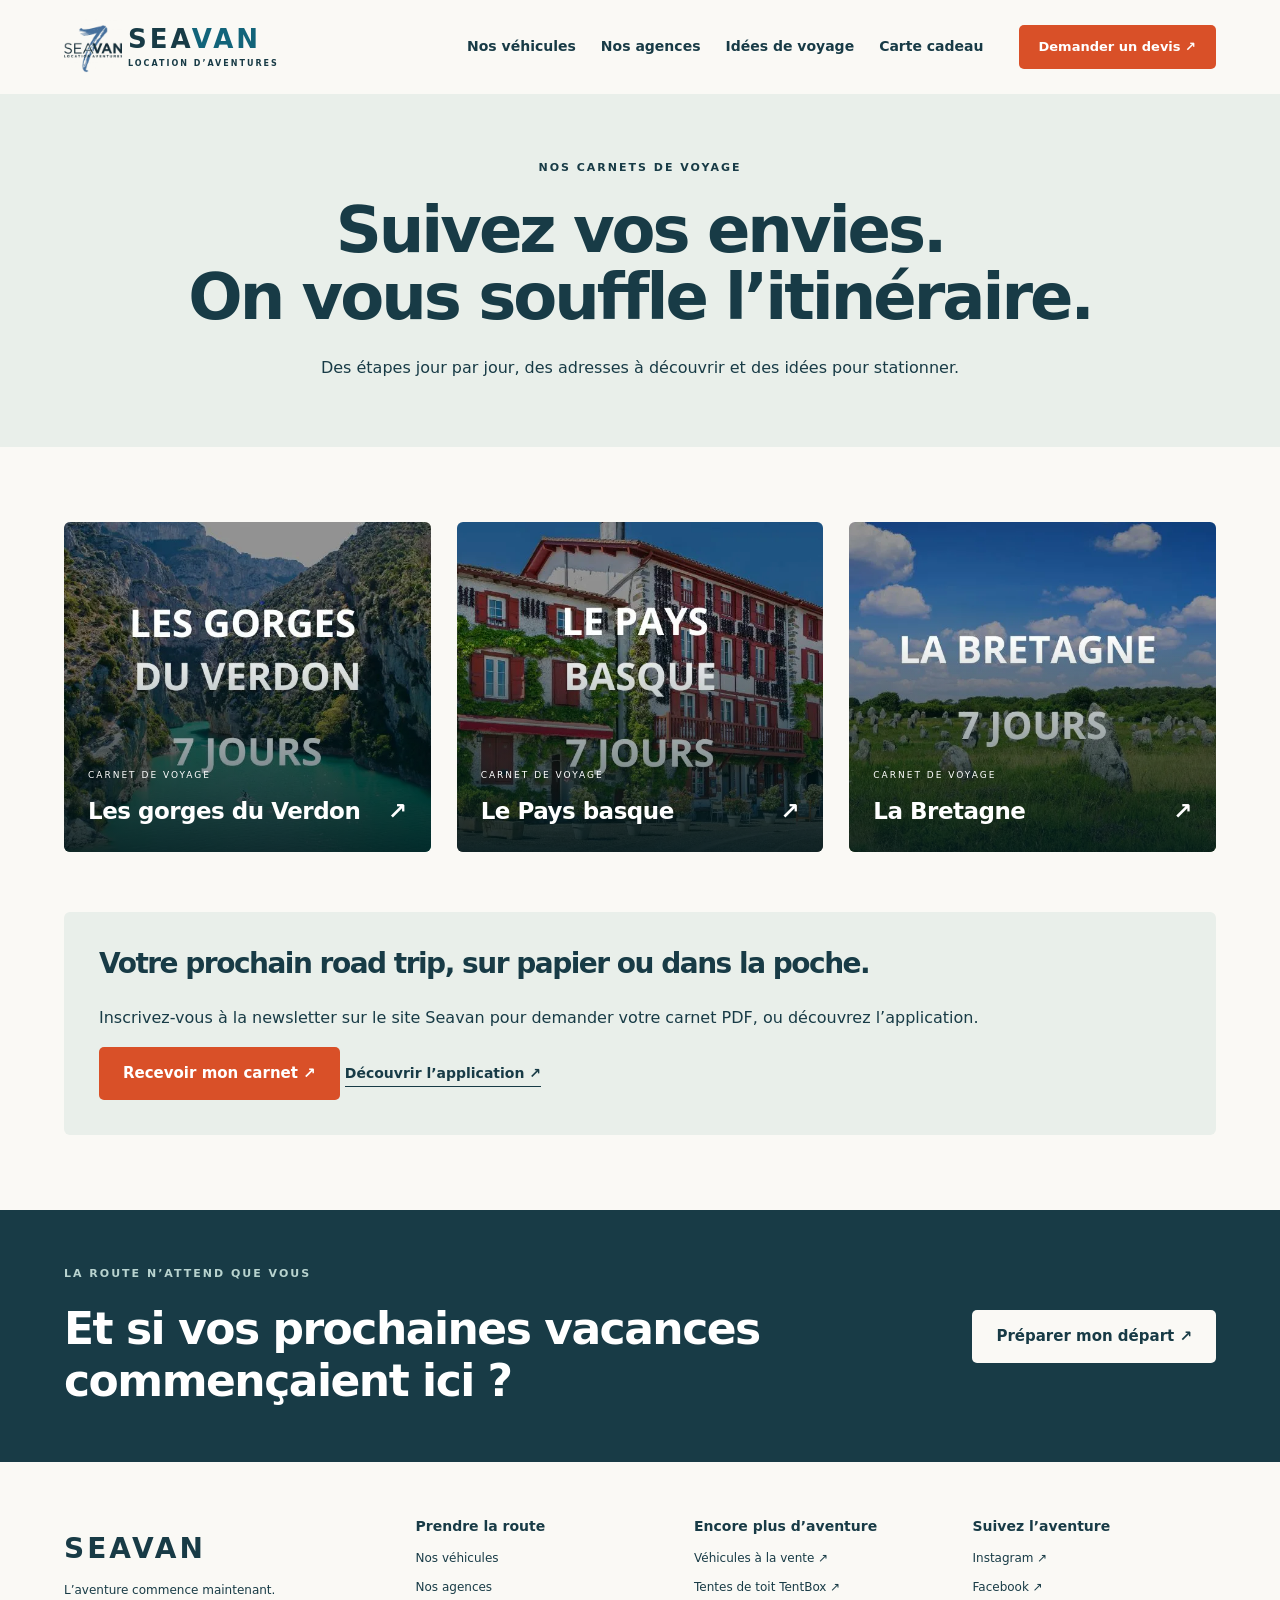
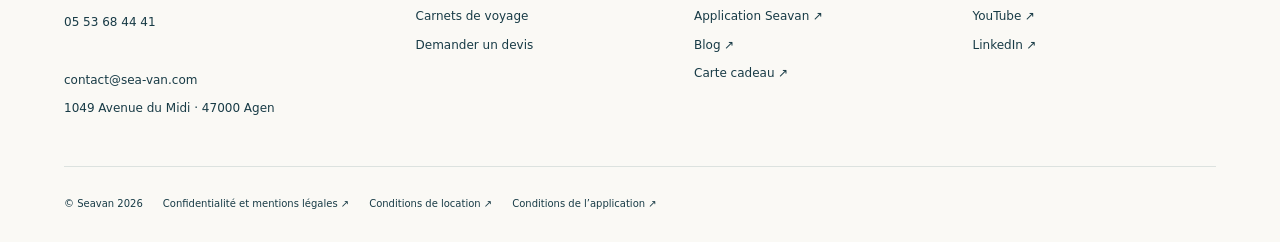
<file: voyages.html>
<!doctype html>
<html lang="fr"><head><meta charset="utf-8"><meta name="viewport" content="width=device-width, initial-scale=1"><title>Idées de voyage | Seavan</title><meta name="description" content="Location de vans aménagés à Agen, Avignon et Toulouse. Découvrez les véhicules Seavan et préparez votre prochain road trip."><link rel="stylesheet" href="styles.css"></head><body><a class="skip" href="#main">Aller au contenu</a><header><a class="brand" href="index.html" aria-label="Seavan, accueil"><img src="assets/logo.webp" alt="Seavan" width="58" height="58"><span>SEA<span class="blue">VAN</span><small>LOCATION D’AVENTURES</small></span></a><nav aria-label="Navigation principale"><a href="vehicules.html">Nos véhicules</a><a href="agences.html">Nos agences</a><a href="voyages.html">Idées de voyage</a><a href="https://sea-van.com/carte-cadeau-van-amenage/">Carte cadeau</a></nav><a class="button small" href="reservation.html">Demander un devis ↗</a></header><main id="main"><section class="page-intro"><p class="eyebrow">NOS CARNETS DE VOYAGE</p><h1>Suivez vos envies.<br>On vous souffle l’itinéraire.</h1><p>Des étapes jour par jour, des adresses à découvrir et des idées pour stationner.</p></section><section class="section"><div class="grid three"><a class="trip" href="https://sea-van.com/les-gorges-du-verdon/"><img src="assets/verdon.webp" alt="Les gorges du Verdon" width="800" height="600" loading="lazy" decoding="async"><div><small>CARNET DE VOYAGE</small><h3>Les gorges du Verdon <span>↗</span></h3></div></a><a class="trip" href="https://sea-van.com/le-pays-basque-en-van-amenage/"><img src="assets/basque.webp" alt="Le Pays basque" width="800" height="600" loading="lazy" decoding="async"><div><small>CARNET DE VOYAGE</small><h3>Le Pays basque <span>↗</span></h3></div></a><a class="trip" href="https://sea-van.com/la-bretagne/"><img src="assets/bretagne.webp" alt="La Bretagne" width="800" height="600" loading="lazy" decoding="async"><div><small>CARNET DE VOYAGE</small><h3>La Bretagne <span>↗</span></h3></div></a></div><div class="callout"><h2>Votre prochain road trip, sur papier ou dans la poche.</h2><p>Inscrivez-vous à la newsletter sur le site Seavan pour demander votre carnet PDF, ou découvrez l’application.</p><a class="button" href="https://sea-van.com/inscription-newsletter-seavan/">Recevoir mon carnet ↗</a> <a class="textlink" href="https://sea-van.com/application-seavan-location/">Découvrir l’application ↗</a></div></section></main><section class="closing"><div><p class="eyebrow">LA ROUTE N’ATTEND QUE VOUS</p><h2>Et si vos prochaines vacances<br>commençaient ici ?</h2></div><a class="button light" href="reservation.html">Préparer mon départ ↗</a></section><footer><div><a class="wordmark" href="index.html">SEAVAN</a><p>L’aventure commence maintenant.</p><a href="tel:+33553684441">05 53 68 44 41</a><br><a href="mailto:contact@sea-van.com">contact@sea-van.com</a><p>1049 Avenue du Midi · 47000 Agen</p></div><div><h3>Prendre la route</h3><a href="vehicules.html">Nos véhicules</a><a href="agences.html">Nos agences</a><a href="voyages.html">Carnets de voyage</a><a href="reservation.html">Demander un devis</a></div><div><h3>Encore plus d’aventure</h3><a href="https://sea-van.com/nos-vehicules-a-la-vente/">Véhicules à la vente ↗</a><a href="https://sea-van.com/tentbox-tentes-de-toit/">Tentes de toit TentBox ↗</a><a href="https://sea-van.com/application-seavan-location/">Application Seavan ↗</a><a href="https://sea-van.com/blog-seavan/">Blog ↗</a><a href="https://sea-van.com/carte-cadeau-van-amenage/">Carte cadeau ↗</a></div><div><h3>Suivez l’aventure</h3><a href="https://www.instagram.com/seavan_location/">Instagram ↗</a><a href="https://www.facebook.com/SeaVan.Location/">Facebook ↗</a><a href="https://www.youtube.com/@seavan9648">YouTube ↗</a><a href="https://www.linkedin.com/company/83088787">LinkedIn ↗</a></div><div class="legal">© Seavan 2026 <a href="https://sea-van.com/politique-de-confidentialite-et-mentions-legales/">Confidentialité et mentions légales ↗</a><a href="https://sea-van.com/wp-content/uploads/2025/03/CGL-MYVAN.pdf">Conditions de location ↗</a><a href="https://sea-van.com/cgu/">Conditions de l’application ↗</a></div></footer></body></html>
</file>
<file: styles.css>
:root{--ink:#183b46;--blue:#12647a;--paper:#faf9f5;--orange:#d95028;--line:#dce2df}*{box-sizing:border-box}html{scroll-behavior:smooth;scroll-padding-top:30px}body{margin:0;background:var(--paper);color:var(--ink);font:16px/1.65 system-ui,-apple-system,BlinkMacSystemFont,"Segoe UI",sans-serif}a{color:inherit;text-underline-offset:5px}a:hover{color:var(--blue)}a:focus-visible,button:focus-visible,input:focus-visible,select:focus-visible,textarea:focus-visible,summary:focus-visible{outline:3px solid #e29b24;outline-offset:5px}header{max-width:1440px;margin:auto;padding:18px 5%;display:flex;align-items:center;gap:35px;background:var(--paper)}.brand{display:flex;align-items:center;text-decoration:none;line-height:1;font-size:26px;letter-spacing:3px;font-weight:800;margin-right:auto}.brand img{object-fit:contain;margin-right:6px}.brand small{display:block;font-size:8px;letter-spacing:2px;margin-top:8px}.blue{color:var(--blue)}nav{display:flex;gap:25px;font-size:14px}nav a{text-decoration:none;font-weight:600}.button{display:inline-flex;justify-content:center;align-items:center;gap:12px;background:var(--orange);color:white;border:0;padding:16px 24px;border-radius:5px;font:700 15px/1.4 system-ui;text-decoration:none;cursor:pointer;transition:background .15s,transform .15s}.button:hover{background:#ae3716;color:white;transform:translateY(-2px)}.small{padding:13px 20px;font-size:13px}.light{background:var(--paper);color:var(--ink)}.hero{position:relative;min-height:610px;display:flex;align-items:center;overflow:hidden;color:white}.hero-photo{position:absolute;width:100%;height:100%;object-fit:cover;object-position:70% center;inset:0}.hero:after{content:"";position:absolute;inset:0;background:linear-gradient(90deg,rgba(10,32,39,.83),rgba(10,32,39,.4) 50%,rgba(10,32,39,.06))}.hero-content{position:relative;z-index:1;width:100%;max-width:1280px;padding:70px 5%;margin:auto}.eyebrow{font-size:11px;font-weight:750;letter-spacing:2px;margin:0 0 20px}h1,h2,h3,p{margin-top:0}h1{font-size:clamp(46px,6vw,86px);line-height:1.04;letter-spacing:-3px;font-weight:650;margin-bottom:25px}h1 em{font-family:Georgia,serif;font-weight:400}.hero-content>p:not(.eyebrow){font-size:17px;line-height:1.8;max-width:550px;color:#eef1ee}.actions{display:flex;align-items:center;gap:26px;margin-top:32px}.hero-link{font-size:14px;color:white}.hero-link:hover{color:white}.hero-caption{position:absolute;bottom:25px;right:5%;z-index:1;font-size:10px;letter-spacing:2px}.trust{display:flex;justify-content:center;gap:60px;padding:24px 5%;border-bottom:1px solid var(--line);font-size:13px}.section{max-width:1280px;padding:75px 5%;margin:auto}.section-head{display:flex;justify-content:space-between;gap:30px;align-items:end;margin-bottom:32px}.section-head>p{font-size:14px;margin-bottom:6px;color:#56686d}h2{font-size:clamp(28px,3.5vw,44px);line-height:1.18;letter-spacing:-1.5px;font-weight:600;margin-bottom:25px}h3{font-size:23px;line-height:1.3;font-weight:600;letter-spacing:-.5px}.grid{display:grid;gap:26px}.two{grid-template-columns:repeat(2,minmax(0,1fr))}.three{grid-template-columns:repeat(3,minmax(0,1fr))}.card{background:white;border:1px solid var(--line);border-radius:9px;overflow:hidden}.card>img{width:100%;height:280px;object-fit:cover;display:block}.cardbody{padding:28px}.cardbody .eyebrow{font-size:10px;margin-bottom:12px}.cardbody p{font-size:14px;color:#52666a}.chips{list-style:none;padding:0;display:flex;flex-wrap:wrap;gap:8px;margin:22px 0}.chips li{border:1px solid var(--line);padding:5px 10px;border-radius:4px;font-size:11px}.textlink{font-weight:650;font-size:14px;text-decoration:none;border-bottom:1px solid currentColor;padding-bottom:5px}.card .textlink{display:flex;justify-content:space-between}.why{background:#e9efea;max-width:none;padding-left:max(5%,calc((100% - 1152px)/2));padding-right:max(5%,calc((100% - 1152px)/2))}.why .grid{margin-top:45px;gap:50px}.number{font-size:13px;letter-spacing:2px;color:var(--blue);display:block;margin-bottom:20px}.why article p{font-size:14px;color:#4d666a}.agency{padding:25px 0;border-top:1px solid var(--ink)}.agency h3{font-size:32px}.agency p{font-size:14px;min-height:60px}.travel{padding-top:25px}.trip{position:relative;display:block;height:330px;overflow:hidden;border-radius:6px;color:white;text-decoration:none}.trip img{width:100%;height:100%;object-fit:cover;transition:transform .3s}.trip:after{content:"";position:absolute;inset:0;background:linear-gradient(transparent 35%,rgba(0,24,29,.8))}.trip>div{position:absolute;z-index:1;bottom:15px;left:24px;right:24px}.trip small{letter-spacing:2px;font-size:9px}.trip h3{font-size:23px;margin:10px 0}.trip h3 span{float:right}.trip:hover{color:white}.trip:hover img{transform:scale(1.04)}.travel-note{text-align:center;margin-top:25px;font-size:13px;color:#52666a}.faq{border-top:1px solid var(--line);display:grid;grid-template-columns:1fr 1.2fr;gap:65px}.faq p{font-size:14px}details{border-bottom:1px solid var(--line);padding:18px 0}summary{cursor:pointer;font-weight:600;font-size:15px}details p{margin:15px 0 0}.closing{background:var(--ink);padding:55px max(5%,calc((100% - 1152px)/2));color:white;display:flex;gap:30px;justify-content:space-between;align-items:center}.closing h2{margin-bottom:0}.closing .eyebrow{color:#b8d3cf}footer{padding:55px 5% 20px;max-width:1280px;margin:auto;display:grid;grid-template-columns:1.3fr 1fr 1fr 1fr;gap:35px;font-size:12px}footer h3{font-size:14px;letter-spacing:0}footer>div>a{display:block;text-decoration:none;margin:9px 0}.wordmark{font-size:28px;letter-spacing:3px;font-weight:700}.legal{grid-column:1/-1;border-top:1px solid var(--line);padding-top:20px;display:flex;flex-wrap:wrap;gap:20px;align-items:center;font-size:10px}.page-intro{padding:65px 5%;background:#e9efea;text-align:center}.page-intro h1{font-size:clamp(40px,5vw,65px);max-width:950px;margin:0 auto 25px}.page-intro>p:last-child{max-width:700px;margin:auto}.detail{display:grid;grid-template-columns:1.2fr 1fr;gap:55px;align-items:center}.detail>img{width:100%;height:auto;border-radius:8px}.detail li{padding:5px}.detail p{font-size:13px;margin-top:25px}.callout{margin-top:60px;padding:35px;background:#e9efea;border-radius:6px}.callout h2{font-size:28px}.booking{display:grid;grid-template-columns:1.6fr 1fr;gap:70px}.booking form{border:1px solid var(--line);background:white;padding:32px;border-radius:8px}.booking h2{font-size:30px}.booking p{font-size:13px}.form-grid{display:grid;grid-template-columns:1fr 1fr;gap:20px}label{display:block;font-size:13px;font-weight:650;margin-bottom:15px}input,select,textarea{width:100%;margin-top:8px;padding:12px;border:1px solid #a3b4b8;border-radius:4px;font:inherit;background:white;color:var(--ink)}textarea{resize:vertical}.booking aside{padding-top:30px}.booking ol{padding-left:20px;font-size:14px}.booking li{margin:16px 0}.skip{position:absolute;top:-100px;z-index:5;background:white;padding:10px}.skip:focus{top:10px}#status{color:#9d3018}
@media(max-width:1000px){header{flex-wrap:wrap;gap:15px}nav{order:3;width:100%;justify-content:center;padding:10px 0;border-top:1px solid var(--line)}.trust{gap:25px}.three{gap:20px}.hero{min-height:570px}footer{grid-template-columns:1fr 1fr}.booking{gap:30px}.card>img{height:220px}}
@media(max-width:650px){header{padding:12px 5%}.brand{font-size:22px}.brand img{width:44px;height:44px}.small{font-size:11px;padding:12px}nav{gap:10px;justify-content:space-between;font-size:11px}h1{letter-spacing:-2px}.hero{min-height:580px}.hero-photo{object-position:65% center}.hero:after{background:linear-gradient(90deg,rgba(10,32,39,.85),rgba(10,32,39,.3))}.hero-content{padding:55px 6%}.hero-content>p:not(.eyebrow){font-size:15px}.actions{align-items:start;flex-direction:column;gap:20px}.hero-caption{font-size:8px}.trust{flex-direction:column;gap:6px;text-align:center;padding:18px}.section{padding:48px 6%}.section-head{display:block}.section-head>p{margin-top:20px}.two,.three,.faq,.detail,.booking{grid-template-columns:1fr}.grid{gap:25px}.card>img{height:auto;aspect-ratio:4/3}.cardbody{padding:22px}.why .grid{gap:20px}.agency p{min-height:0}.trip{height:310px}.faq{gap:22px}.closing{flex-direction:column;align-items:start;padding:40px 6%}.closing h2{font-size:29px}footer{padding:35px 6%;gap:22px;font-size:11px}.legal{gap:12px}.page-intro{text-align:left;padding:45px 6%}.page-intro h1{font-size:43px}.booking form{padding:22px}.form-grid{grid-template-columns:1fr;gap:0}.callout{padding:25px}.callout .textlink{display:inline-block;margin-top:20px}}
@media(prefers-reduced-motion:reduce){html{scroll-behavior:auto}*,*:before,*:after{transition:none!important}}
</file>
